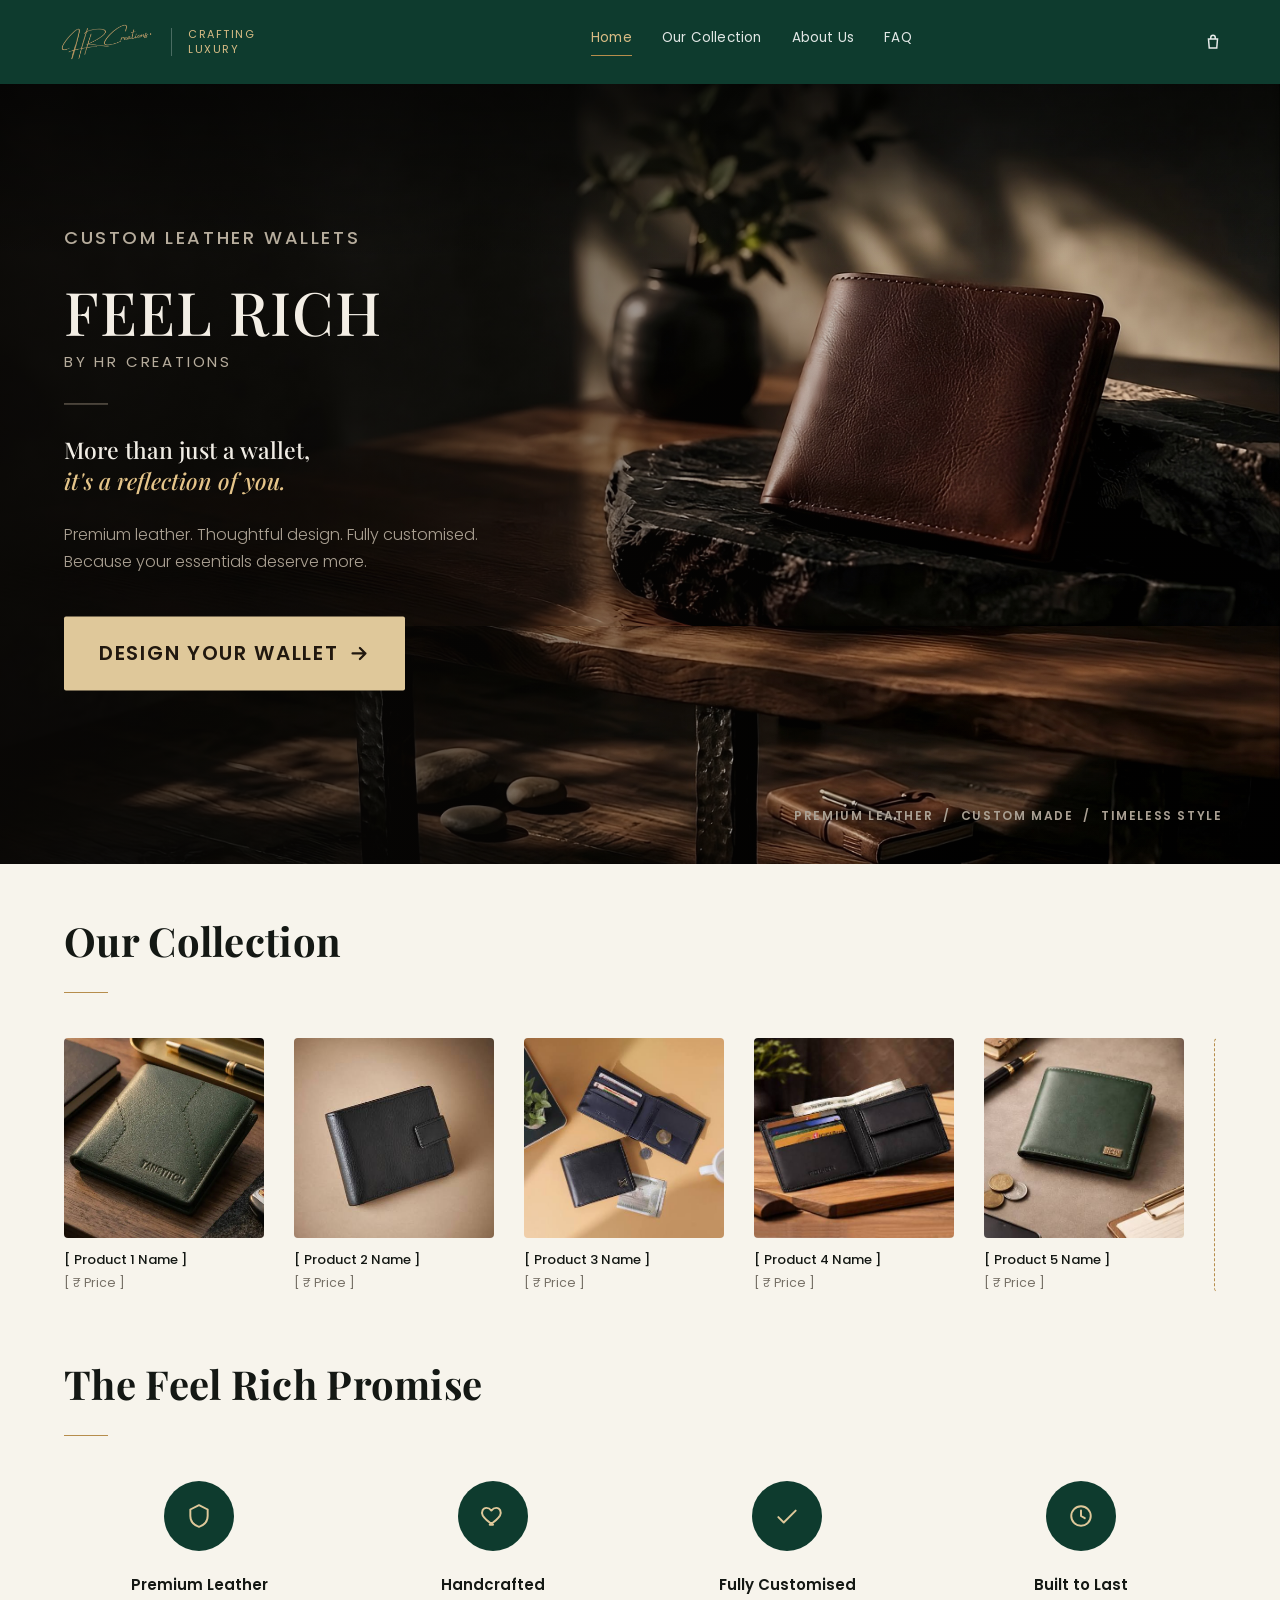
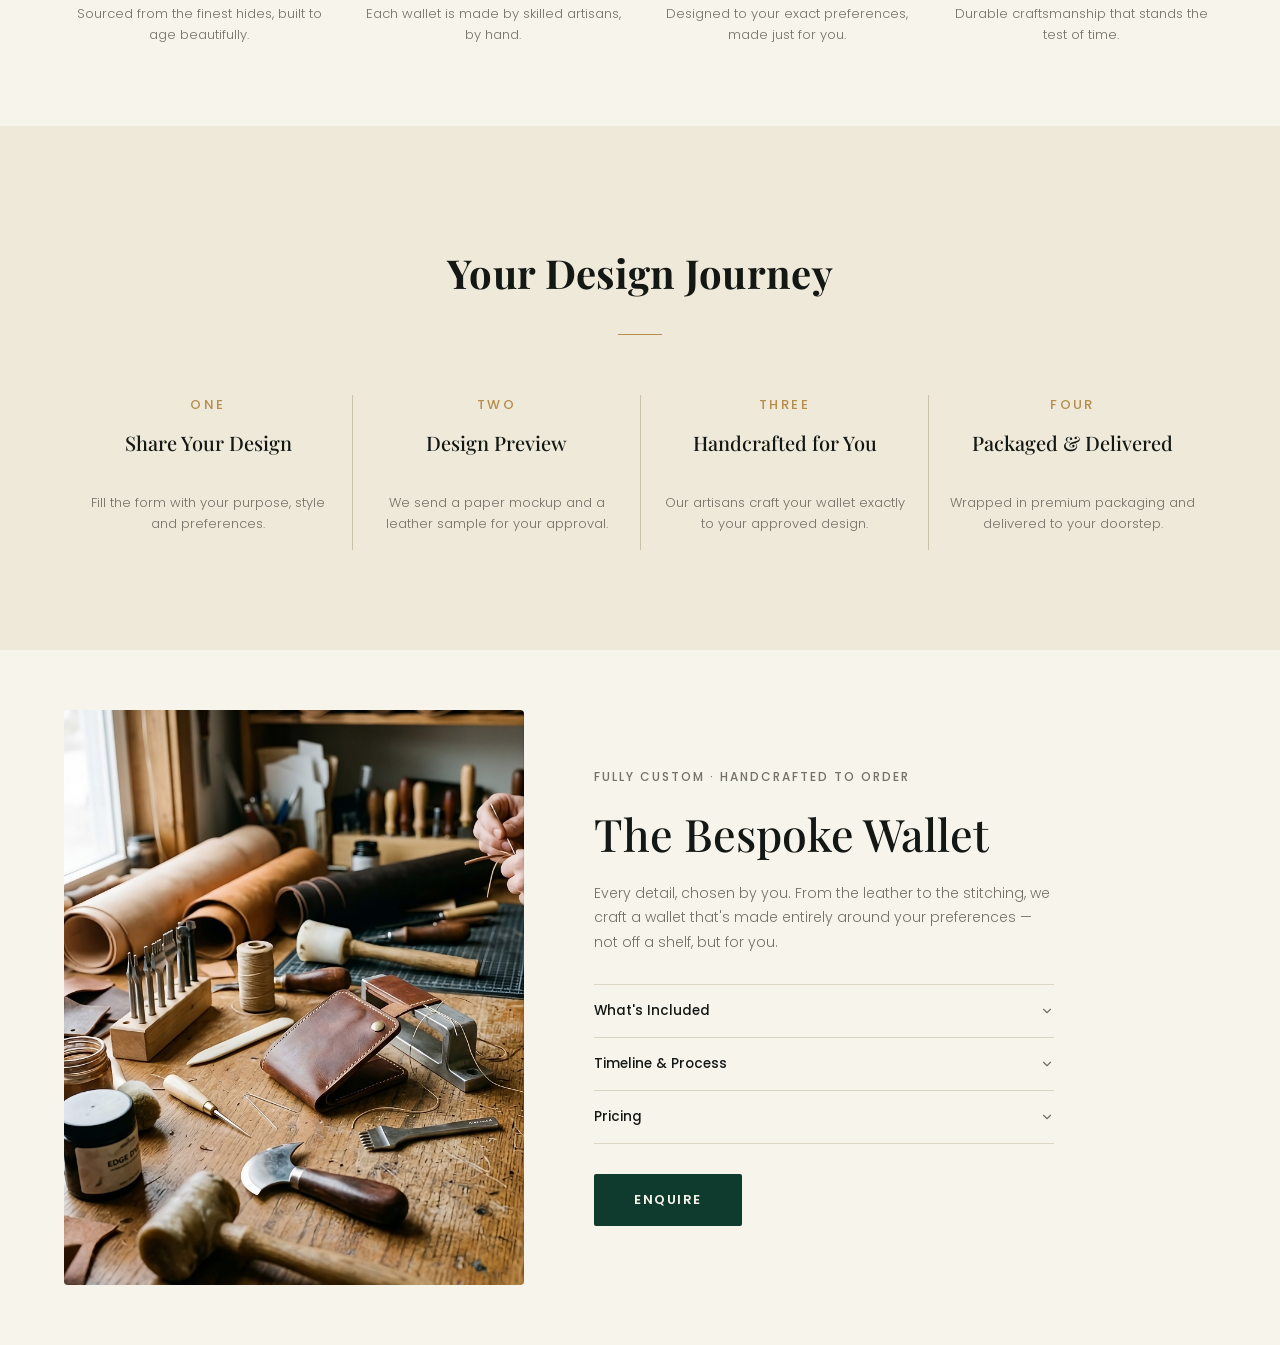
<file: index.html>
<!DOCTYPE html>
<html lang="en">

<head>

    <meta charset="UTF-8">

    <meta
        name="viewport"
        content="width=device-width, initial-scale=1.0"
    >

    <title>FeelReach by HR Creations</title>


    <!-- =========================
         GOOGLE FONTS
    ========================== -->

    <link rel="preconnect" href="https://fonts.googleapis.com">

    <link
        href="https://fonts.googleapis.com/css2?family=Playfair+Display:ital,wght@0,400;0,500;0,600;1,400;1,500&family=Poppins:wght@300;400;500;600&display=swap"
        rel="stylesheet"
    >


    <!-- =========================
         CSS
    ========================== -->

    <link
        rel="stylesheet"
        href="web.css"
    >

</head>


<body>


    <!-- =========================
         HEADER
    ========================== -->

    <header class="site-header">


        <!-- HAMBURGER (mobile only) -->

        <button
            type="button"
            class="hamburger-btn"
            id="hamburgerBtn"
            aria-label="Menu"
        >
            <span></span>
            <span></span>
            <span></span>
        </button>


        <!-- LOGO -->

        <div class="logo-block">

            <img
                src="hrlogo.png"
                alt="HR Creations Logo"
                class="logo-image"
            >

            <span class="logo-divider"></span>

            <span class="logo-tagline">
                Crafting Luxury
            </span>

        </div>


        <!-- NAVIGATION -->

        <nav class="main-nav">

            <!-- HOME -->

            <a
                href="myweb.html"
                class="active"
            >
                Home
            </a>


            <!-- OUR WALLETS - PENDING -->

            <a href="#">
                Our Collection
            </a>


            <!-- ABOUT US -->

            <a href="about.html">
                About Us
            </a>


            <!-- FAQ -->

            <a href="faq.html">
                FAQ
            </a>

        </nav>


        <!-- HEADER ICON -->

        <div class="header-icons">

            <button
                type="button"
                aria-label="Cart"
                id="cartButton"
            >

                <svg
                    width="18"
                    height="18"
                    viewBox="0 0 24 24"
                    fill="none"
                    stroke="currentColor"
                    stroke-width="2"
                >

                    <path d="M6 8h12l-1 12H7L6 8z"></path>

                    <path d="M9 8V6a3 3 0 0 1 6 0v2"></path>

                </svg>

            </button>

        </div>

    </header>



    <!-- =========================
         MOBILE SIDEBAR
    ========================== -->

    <div
        class="mobile-sidebar"
        id="mobileSidebar"
    >

        <button
            type="button"
            class="sidebar-close"
            id="sidebarClose"
            aria-label="Close menu"
        >
            &times;
        </button>


        <nav class="sidebar-nav">


            <!-- HOME -->

            <a
                href="myweb.html"
                class="active"
            >
                Home
            </a>


            <!-- OUR WALLETS - PENDING -->

            <a href="#">
                Our Collection
            </a>


            <!-- ABOUT US -->

            <a href="about.html">
                About Us
            </a>


            <!-- FAQ -->

            <a href="faq.html">
                FAQ
            </a>


        </nav>

    </div>


    <div
        class="sidebar-overlay"
        id="sidebarOverlay"
    ></div>



    <!-- =========================
         HERO
    ========================== -->

    <section class="hero">


        <!-- HERO IMAGE -->

        <img
            src="wallet.jpeg"
            alt="FeelReach Customized Leather Wallet"
            class="hero-image"
        >

      <!-- SECOND IMAGE BELOW HERO IMAGE -->

        <img
            src="extend.jpg"
            alt="FeelReach leather craftsmanship banner"
            class="hero-second-image"
        >


        <!-- DARK OVERLAY -->

        <div class="hero-overlay"></div>


        <!-- =========================
             HERO CONTENT
        ========================== -->

        <div class="hero-content">


            <!-- EYEBROW -->

            <p class="eyebrow">
                Custom Leather Wallets
            </p>


            <!-- BRAND NAME -->

            <h1>
                Feel Rich
            </h1>


            <!-- COMPANY -->

            <p class="by-line">
                by HR Creations
            </p>


            <!-- DIVIDER -->

            <div class="divider"></div>


            <!-- SUBHEADLINE -->

            <p class="subheadline">

                More than just a wallet,<br>

                <em>
                    it's a reflection of you.
                </em>

            </p>


            <!-- DESCRIPTION -->

            <p class="description">

                Premium leather. Thoughtful design. Fully customised.<br>

                Because your essentials deserve more.

            </p>


            <!-- CTA BUTTON -->

            <button
                type="button"
                id="designButton"
                onclick="window.location.href='FILLING_FORM/purpose.html'"
            >

                Design Your Wallet

                <span class="arrow">
                    <svg width="16" height="16" viewBox="0 0 24 24" fill="none" stroke="currentColor" stroke-width="2.5">
                        <path d="M5 12h14M13 6l6 6-6 6" stroke-linecap="round" stroke-linejoin="round"/>
                    </svg>
                </span>

            </button>

        </div>



        <!-- =========================
             BOTTOM BADGES
        ========================== -->

        <div class="hero-badges">

            <span>
                Premium Leather
            </span>

            <span class="sep">
                /
            </span>

            <span>
                Custom Made
            </span>

            <span class="sep">
                /
            </span>

            <span>
                Timeless Style
            </span>

        </div>


    </section>

  <!-- =========================
     PRODUCTS — HORIZONTAL SCROLL
========================== -->

<section class="products-section">

    <h2 class="products-title">
        Our Collection
    </h2>

    <div class="divider products-divider"></div>


    <div class="products-scroll">


        <!-- PRODUCT CARD 1 -->

        <a href="#" class="product-card">
            <div class="product-img-wrap">
                <img src="product1.jpg" alt="Classic Bifold Wallet" class="product-img">
            </div>
            <p class="product-name">
                [ Product 1 Name ]
            </p>
            <p class="product-price">
                [ ₹ Price ]
            </p>
        </a>


        <!-- PRODUCT CARD 2 -->

        <a href="#" class="product-card">
            <div class="product-img-wrap">
                <img src="product2.jpg" alt="Card Holder" class="product-img">
            </div>
            <p class="product-name">
                [ Product 2 Name ]
            </p>
            <p class="product-price">
                [ ₹ Price ]
            </p>
        </a>


        <!-- PRODUCT CARD 3 -->

        <a href="#" class="product-card">
            <div class="product-img-wrap">
                <img src="product3.jpg" alt="Zip Wallet" class="product-img">
            </div>
            <p class="product-name">
                [ Product 3 Name ]
            </p>
            <p class="product-price">
                [ ₹ Price ]
            </p>
        </a>


        <!-- PRODUCT CARD 4 -->

        <a href="#" class="product-card">
            <div class="product-img-wrap">
                <img src="product4.jpg" alt="Slim Wallet" class="product-img">
            </div>
            <p class="product-name">
                [ Product 4 Name ]
            </p>
            <p class="product-price">
                [ ₹ Price ]
            </p>
        </a>


        <!-- PRODUCT CARD 5 -->

        <a href="#" class="product-card">
            <div class="product-img-wrap">
                <img src="product5.jpg" alt="Travel Wallet" class="product-img">
            </div>
            <p class="product-name">
                [ Product 5 Name ]
            </p>
            <p class="product-price">
                [ ₹ Price ]
            </p>
        </a>


        <!-- CARD 6 — VIEW ALL -->

        <a href="all-products.html" class="product-card product-card-more">
            <div class="product-more-circle">
                <svg width="26" height="26" viewBox="0 0 24 24" fill="none" stroke="currentColor" stroke-width="2.2">
                    <path d="M12 5v14M5 12h14" stroke-linecap="round" stroke-linejoin="round"/>
                </svg>
            </div>
            <p class="product-more-text">
                View All
            </p>
        </a>


    </div>

</section>

  <!-- =========================
     WHY CHOOSE US
========================== -->

<section class="why-section">

    <h2 class="section-title">
        The Feel Rich Promise
    </h2>

    <div class="divider why-divider"></div>


    <div class="why-grid">

        <div class="why-card">
            <div class="why-icon">
                <svg width="26" height="26" viewBox="0 0 24 24" fill="none" stroke="currentColor" stroke-width="1.8">
                    <path d="M12 2l8 4v6c0 5-3.5 8.5-8 10-4.5-1.5-8-5-8-10V6l8-4z" stroke-linecap="round" stroke-linejoin="round"/>
                </svg>
            </div>
            <p class="why-title">
                Premium Leather
            </p>
            <p class="why-text">
                Sourced from the finest hides, built to age beautifully.
            </p>
        </div>

        <div class="why-card">
            <div class="why-icon">
                <svg width="26" height="26" viewBox="0 0 24 24" fill="none" stroke="currentColor" stroke-width="1.8">
                    <path d="M12 20s-7-4.35-9.5-8.5C1 8 2.5 4.5 6 4.5c2 0 3.5 1.2 4.5 2.5 1-1.3 2.5-2.5 4.5-2.5 3.5 0 5 3.5 3.5 7-2.5 4.15-9.5 8.5-9.5 8.5z" stroke-linecap="round" stroke-linejoin="round"/>
                </svg>
            </div>
            <p class="why-title">
                Handcrafted
            </p>
            <p class="why-text">
                Each wallet is made by skilled artisans, by hand.
            </p>
        </div>

        <div class="why-card">
            <div class="why-icon">
                <svg width="26" height="26" viewBox="0 0 24 24" fill="none" stroke="currentColor" stroke-width="1.8">
                    <path d="M4 13l5 5L20 7" stroke-linecap="round" stroke-linejoin="round"/>
                </svg>
            </div>
            <p class="why-title">
                Fully Customised
            </p>
            <p class="why-text">
                Designed to your exact preferences, made just for you.
            </p>
        </div>

        <div class="why-card">
            <div class="why-icon">
                <svg width="26" height="26" viewBox="0 0 24 24" fill="none" stroke="currentColor" stroke-width="1.8">
                    <circle cx="12" cy="12" r="9"/>
                    <path d="M12 7v5l3.5 2" stroke-linecap="round" stroke-linejoin="round"/>
                </svg>
            </div>
            <p class="why-title">
                Built to Last
            </p>
            <p class="why-text">
                Durable craftsmanship that stands the test of time.
            </p>
        </div>

    </div>

</section>



<!-- =========================
     YOUR DESIGN JOURNEY
========================== -->

<section class="journey-section">

    <h2 class="section-title journey-title">
        Your Design Journey
    </h2>

    <div class="divider why-divider journey-divider"></div>


    <div class="journey-steps">


        <!-- STEP 1 -->

        <div class="journey-step">

            <p class="journey-label">
                One
            </p>

            <h3 class="journey-step-title">
                Share Your Design
            </h3>

            <p class="journey-step-text">
                Fill the form with your purpose, style and preferences.
            </p>
        </div>


        <!-- STEP 2 -->

        <div class="journey-step">

            <p class="journey-label">
                Two
            </p>

            <h3 class="journey-step-title">
                Design Preview
            </h3>

            <p class="journey-step-text">
                We send a paper mockup and a leather sample for your approval.
            </p>
        </div>


        <!-- STEP 3 -->

        <div class="journey-step">

            <p class="journey-label">
                Three
            </p>

            <h3 class="journey-step-title">
                Handcrafted for You
            </h3>

            <p class="journey-step-text">
                Our artisans craft your wallet exactly to your approved design.
            </p>
        </div>


        <!-- STEP 4 -->

        <div class="journey-step">

            <p class="journey-label">
                Four
            </p>

            <h3 class="journey-step-title">
                Packaged &amp; Delivered
            </h3>

            <p class="journey-step-text">
                Wrapped in premium packaging and delivered to your doorstep.
            </p>
        </div>


    </div>

</section>


  <!-- =========================
     your design journey 2
========================== -->

<section class="bespoke-section">

    <div class="bespoke-image-wrap">

        <img
            src="bespoke.jpg"
            alt="The Bespoke Wallet"
            class="bespoke-image"
        >

    </div>


    <div class="bespoke-content">

        <p class="bespoke-eyebrow">
            Fully Custom &middot; Handcrafted To Order
        </p>

        <h2 class="bespoke-title">
            The Bespoke Wallet
        </h2>

        <p class="bespoke-text">
            Every detail, chosen by you. From the leather to the stitching,
            we craft a wallet that's made entirely around your preferences —
            not off a shelf, but for you.
        </p>


        <div class="bespoke-accordion">

            <div class="bespoke-row">
                <button type="button" class="bespoke-toggle" onclick="journeyToggle(this)">
                    What's Included
                    <span class="journey-chevron">
                        <svg width="14" height="14" viewBox="0 0 24 24" fill="none" stroke="currentColor" stroke-width="2">
                            <path d="M6 9l6 6 6-6" stroke-linecap="round" stroke-linejoin="round"/>
                        </svg>
                    </span>
                </button>
                <div class="bespoke-details">
                    <p>
                        [ Paper mockup preview, leather sample, fully handcrafted wallet, premium packaging ]
                    </p>
                </div>
            </div>

            <div class="bespoke-row">
                <button type="button" class="bespoke-toggle" onclick="journeyToggle(this)">
                    Timeline &amp; Process
                    <span class="journey-chevron">
                        <svg width="14" height="14" viewBox="0 0 24 24" fill="none" stroke="currentColor" stroke-width="2">
                            <path d="M6 9l6 6 6-6" stroke-linecap="round" stroke-linejoin="round"/>
                        </svg>
                    </span>
                </button>
                <div class="bespoke-details">
                    <p>
                        [ Design → Preview & Approve → Handcrafted → Delivered, takes X-Y days ]
                    </p>
                </div>
            </div>

            <div class="bespoke-row">
                <button type="button" class="bespoke-toggle" onclick="journeyToggle(this)">
                    Pricing
                    <span class="journey-chevron">
                        <svg width="14" height="14" viewBox="0 0 24 24" fill="none" stroke="currentColor" stroke-width="2">
                            <path d="M6 9l6 6 6-6" stroke-linecap="round" stroke-linejoin="round"/>
                        </svg>
                    </span>
                </button>
                <div class="bespoke-details">
                    <p>
                        [ Starting from ₹X, varies by leather and customisation ]
                    </p>
                </div>
            </div>

        </div>


        <button
            type="button"
            class="bespoke-enquire"
            onclick="window.location.href='FILLING_FORM/purpose.html'"
        >
            Enquire
        </button>

    </div>

</section>
  

    <!-- =========================
         JAVASCRIPT
    ========================== -->

    <script src="web.js"></script>


</body>

</html>
</file>
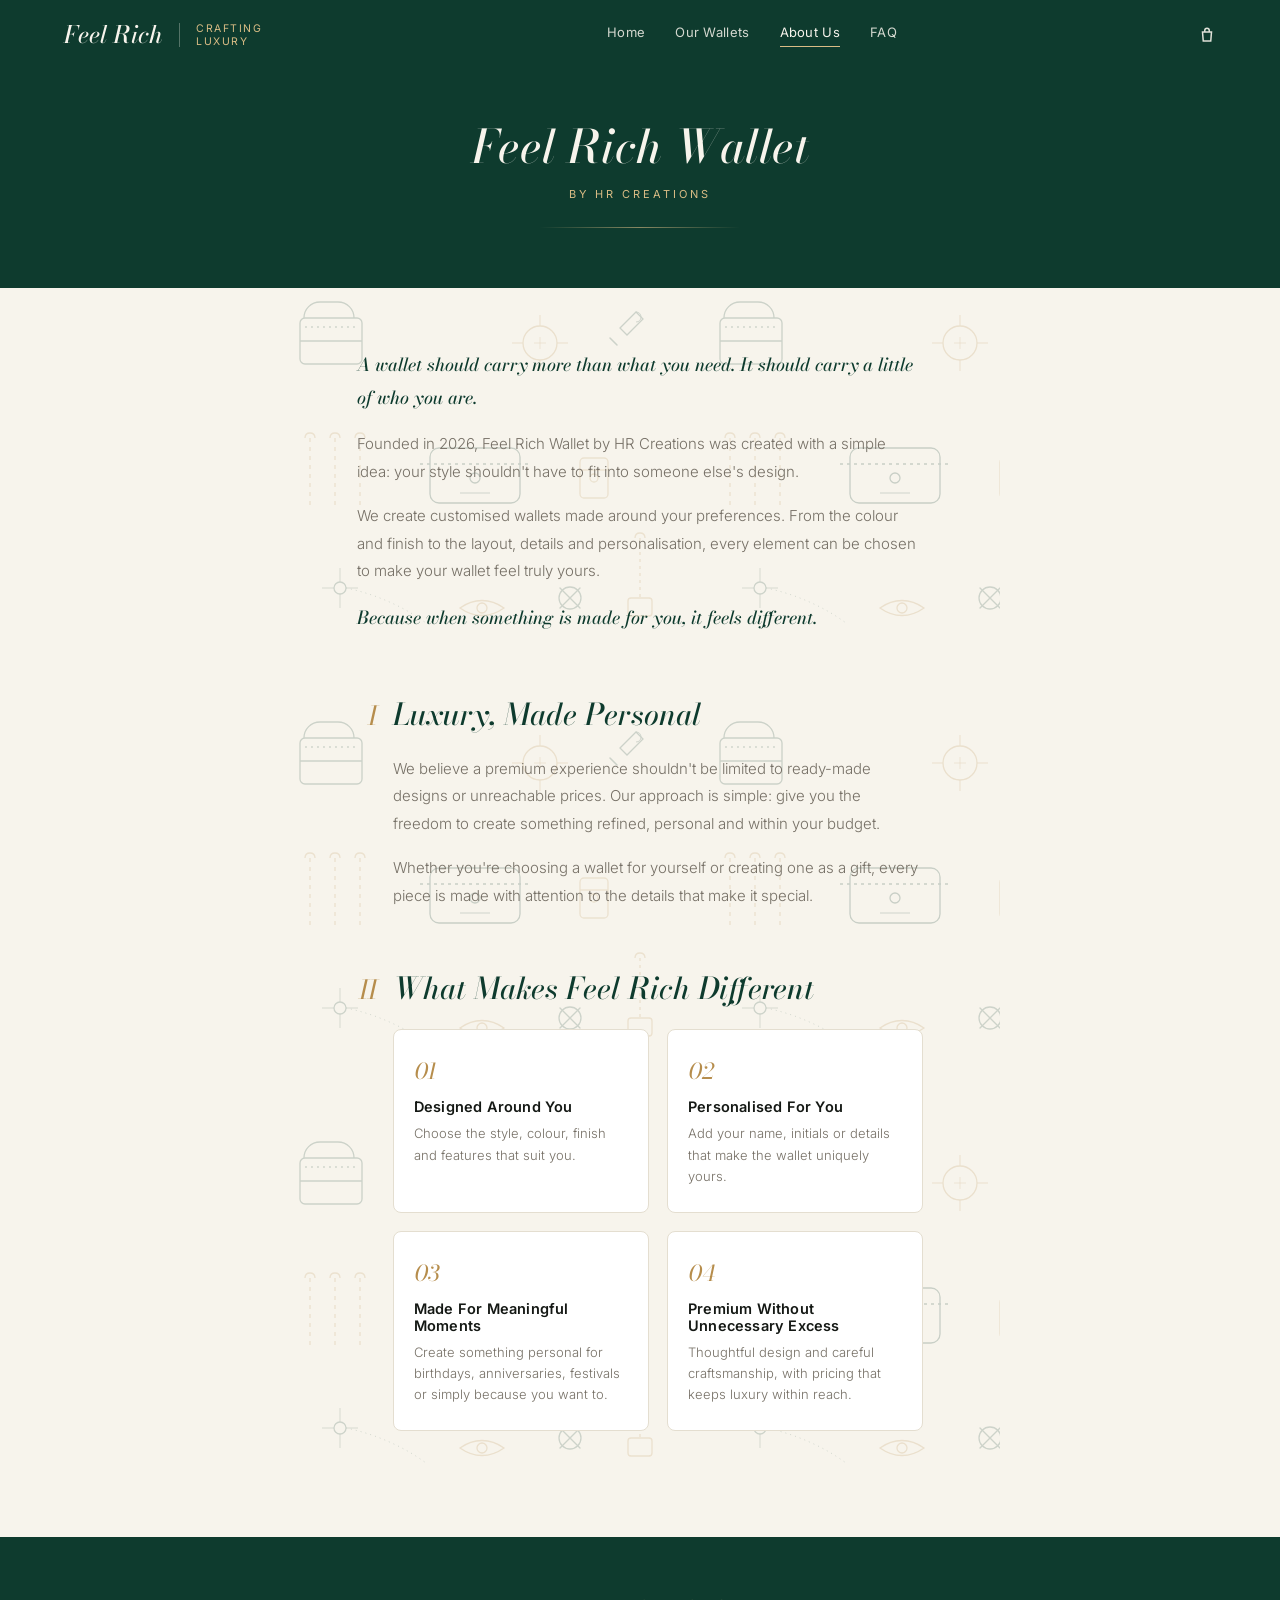
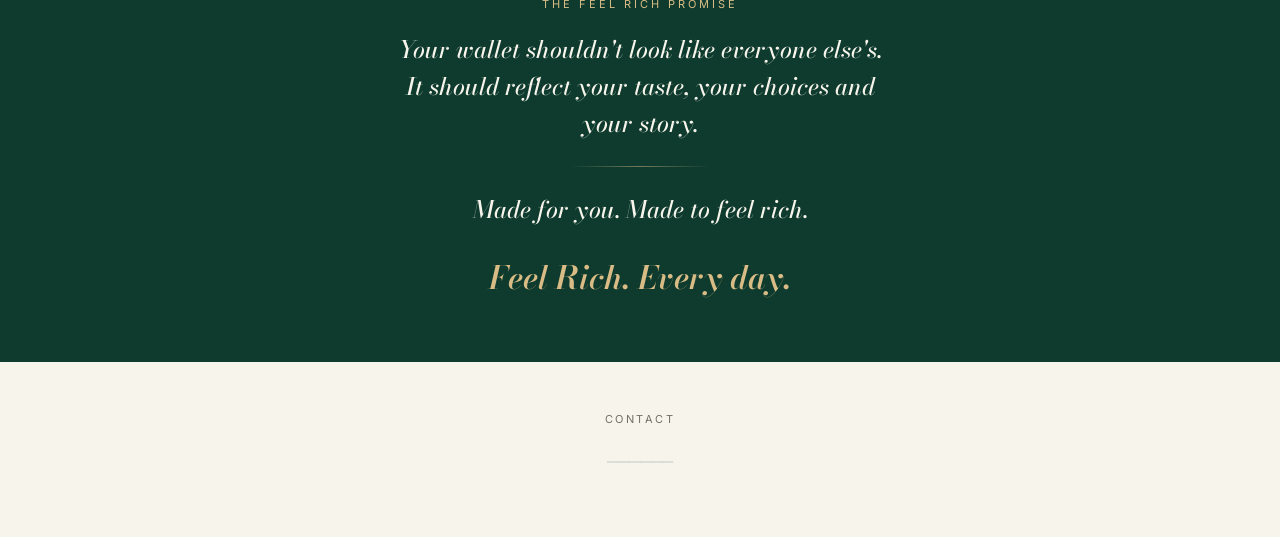
<file: about.html>
<!DOCTYPE html>
<html lang="en">
<head>
<meta charset="UTF-8">
<meta name="viewport" content="width=device-width, initial-scale=1.0">
<title>About Us — Feel Rich by HR Creations</title>

<link rel="preconnect" href="https://fonts.googleapis.com">
<link href="https://fonts.googleapis.com/css2?family=Bodoni+Moda:ital,wght@0,500;0,600;1,500;1,600&family=Inter:wght@300;400;500;600&display=swap" rel="stylesheet">

<style>

  :root{
    --emerald:#0e3b2e;
    --emerald-deep:#092820;
    --brass:#b68d4c;
    --brass-light:#d9bc85;
    --ivory:#f7f4ec;
    --card:#ffffff;
    --ink:#141814;
    --ink-soft:#767066;
    --line:#e4ded0;
  }

  * {
    margin: 0;
    padding: 0;
    box-sizing: border-box;
  }

  html {
    scroll-behavior: smooth;
  }

  body {
    background: var(--ivory);
    color: var(--ink);
    font-family: 'Inter', system-ui, sans-serif;
  }

  /* =========================
     CRAFTING PATTERN (subtle bg)
  ========================= */

  .craft-pattern {
    background-image: url("data:image/svg+xml,%3Csvg xmlns='http://www.w3.org/2000/svg' width='420' height='420' viewBox='0 0 420 420'%3E%3Cg fill='none' stroke-width='1.3'%3E%3Cg stroke='%230e3b2e' opacity='0.19'%3E%3Crect x='20' y='30' width='62' height='46' rx='5'/%3E%3Cline x1='20' y1='53' x2='82' y2='53'/%3E%3Cpath d='M24 30c0-9 7-16 16-16h18c9 0 16 7 16 16'/%3E%3Cline x1='26' y1='40' x2='26' y2='36' stroke-dasharray='2,3'/%3E%3Cline x1='32' y1='40' x2='32' y2='36' stroke-dasharray='2,3'/%3E%3Cline x1='38' y1='40' x2='38' y2='36' stroke-dasharray='2,3'/%3E%3Cline x1='44' y1='40' x2='44' y2='36' stroke-dasharray='2,3'/%3E%3Cline x1='50' y1='40' x2='50' y2='36' stroke-dasharray='2,3'/%3E%3Cline x1='56' y1='40' x2='56' y2='36' stroke-dasharray='2,3'/%3E%3Cline x1='62' y1='40' x2='62' y2='36' stroke-dasharray='2,3'/%3E%3Cline x1='68' y1='40' x2='68' y2='36' stroke-dasharray='2,3'/%3E%3Cline x1='74' y1='40' x2='74' y2='36' stroke-dasharray='2,3'/%3E%3C/g%3E%3Cg stroke='%23b68d4c' opacity='0.20'%3E%3Ccircle cx='260' cy='55' r='17'/%3E%3Cpath d='M260 38v-11M260 72v11M243 55h-11M277 55h11' stroke-width='1'/%3E%3Cpath d='M254 55h12M260 49v12' stroke-width='0.8'/%3E%3C/g%3E%3Cg stroke='%230e3b2e' opacity='0.19'%3E%3Cpath d='M340 40 l16 -16 7 7 -16 16z'/%3E%3Cline x1='330' y1='50' x2='337' y2='57' stroke-width='1.5' stroke-linecap='round'/%3E%3Cpath d='M356 24c3 0 5 2 5 5s-2 5-5 5' stroke-width='0.9'/%3E%3C/g%3E%3Cg stroke='%23b68d4c' opacity='0.19'%3E%3Cline x1='30' y1='150' x2='30' y2='220' stroke-dasharray='4,5'/%3E%3Cline x1='55' y1='150' x2='55' y2='220' stroke-dasharray='4,5'/%3E%3Cline x1='80' y1='150' x2='80' y2='220' stroke-dasharray='4,5'/%3E%3Cpath d='M25 150c0-3 2-5 5-5s5 2 5 5M50 150c0-3 2-5 5-5s5 2 5 5M75 150c0-3 2-5 5-5s5 2 5 5'/%3E%3C/g%3E%3Cg stroke='%230e3b2e' opacity='0.20'%3E%3Crect x='150' y='160' width='90' height='55' rx='9'/%3E%3Cline x1='140' y1='176' x2='250' y2='176' stroke-dasharray='3,4'/%3E%3Ccircle cx='195' cy='190' r='5'/%3E%3Cpath d='M180 205h30' stroke-width='0.9'/%3E%3C/g%3E%3Cg stroke='%23b68d4c' opacity='0.18'%3E%3Crect x='300' y='170' width='28' height='40' rx='4'/%3E%3Ccircle cx='314' cy='190' r='4'/%3E%3Cline x1='300' y1='182' x2='328' y2='182'/%3E%3C/g%3E%3Cg stroke='%230e3b2e' opacity='0.18'%3E%3Ccircle cx='60' cy='300' r='6'/%3E%3Cpath d='M60 294v-14M60 306v14M54 300h-12M66 300h12' stroke-width='0.8'/%3E%3Cpath d='M66 300c30 6 60 20 80 35' stroke-width='0.9' stroke-dasharray='1,4'/%3E%3C/g%3E%3Cg stroke='%23b68d4c' opacity='0.20'%3E%3Cpath d='M180 320c14-10 30-10 44 0c-14 10-30 10-44 0z'/%3E%3Ccircle cx='202' cy='320' r='5'/%3E%3C/g%3E%3Cg stroke='%230e3b2e' opacity='0.18'%3E%3Cpath d='M280 300 l20 20 M300 300 l-20 20' stroke-width='1.4' stroke-linecap='round'/%3E%3Ccircle cx='290' cy='310' r='11'/%3E%3C/g%3E%3Cg stroke='%23b68d4c' opacity='0.19'%3E%3Cline x1='360' y1='250' x2='360' y2='310' stroke-dasharray='3,4'/%3E%3Cpath d='M355 250c0-3 2-5 5-5s5 2 5 5'/%3E%3Crect x='348' y='310' width='24' height='18' rx='3'/%3E%3C/g%3E%3C/g%3E%3C/svg%3E");
    background-repeat: repeat;
    background-size: 420px 420px;
  }


  /* =========================
     HEADER
  ========================= */

  .site-header {
    display: flex;
    align-items: center;
    justify-content: space-between;
    padding: 22px 5%;
    background: var(--emerald);
  }

  .logo-block {
    display: flex;
    align-items: center;
    gap: 16px;
  }

  .logo-word {
    font-family: 'Bodoni Moda', serif;
    font-style: italic;
    font-weight: 500;
    font-size: 24px;
    color: var(--ivory);
    line-height: 1;
  }

  .logo-divider {
    width: 1px;
    height: 24px;
    background: rgba(247, 244, 236, 0.3);
  }

  .logo-tagline {
    font-size: 10.5px;
    letter-spacing: 1.5px;
    text-transform: uppercase;
    color: var(--brass-light);
    font-weight: 400;
    max-width: 110px;
  }

  .main-nav {
    display: flex;
    gap: 30px;
  }

  .main-nav a {
    color: var(--ivory);
    text-decoration: none;
    font-size: 13px;
    font-weight: 400;
    letter-spacing: 0.3px;
    padding-bottom: 6px;
    border-bottom: 1px solid transparent;
    opacity: 0.85;
    transition: 0.25s ease;
  }

  .main-nav a:hover {
    opacity: 1;
  }

  .main-nav a.active {
    opacity: 1;
    border-bottom-color: var(--brass-light);
  }

  .header-icons button {
    background: none;
    border: none;
    color: var(--ivory);
    cursor: pointer;
    display: flex;
    align-items: center;
    opacity: 0.9;
  }

  .hamburger-btn {
    display: none;
    flex-direction: column;
    justify-content: center;
    gap: 4px;
    width: 20px;
    height: 15px;
    background: none;
    border: none;
    cursor: pointer;
  }

  .hamburger-btn span {
    display: block;
    width: 100%;
    height: 2px;
    background: var(--ivory);
  }


  /* =========================
     PAGE HERO BAND
  ========================= */

  .about-hero {
    background: var(--emerald);
    color: var(--ivory);
    text-align: center;
    padding: 50px 6% 60px;
    position: relative;
  }

  .about-hero .wordmark {
    font-family: 'Bodoni Moda', serif;
    font-style: italic;
    font-weight: 500;
    font-size: clamp(30px, 4.5vw, 46px);
    line-height: 1.15;
    margin-bottom: 14px;
  }

  .about-hero .by-line {
    font-size: 11px;
    letter-spacing: 3px;
    text-transform: uppercase;
    color: var(--brass-light);
  }

  .hero-rule {
    height: 1px;
    max-width: 200px;
    margin: 26px auto 0;
    background: linear-gradient(90deg, transparent, var(--brass-light), transparent);
    opacity: 0.6;
  }


  /* =========================
     SHARED SECTION STYLES
  ========================= */

  main {
    max-width: 720px;
    margin: 0 auto;
    padding: 60px 6% 30px;
  }

  .section {
    margin-bottom: 56px;
  }

  .section-head {
    display: flex;
    align-items: baseline;
    gap: 16px;
    margin-bottom: 18px;
  }

  .section-tag {
    font-family: 'Bodoni Moda', serif;
    font-style: italic;
    font-size: 26px;
    color: var(--brass);
    flex-shrink: 0;
    width: 20px;
    text-align: right;
  }

  .section-title {
    font-family: 'Bodoni Moda', serif;
    font-style: italic;
    font-weight: 500;
    font-size: clamp(22px, 3vw, 30px);
    color: var(--emerald);
    margin: 0;
  }

  .section-body {
    padding-left: 36px;
  }

  .section-body p {
    font-size: 15px;
    line-height: 1.85;
    color: var(--ink-soft);
    font-weight: 300;
    margin-bottom: 16px;
    max-width: 560px;
  }

  .section-body p.emphasis {
    color: var(--emerald);
    font-weight: 500;
    font-style: italic;
    font-family: 'Bodoni Moda', serif;
    font-size: 18px;
  }

  .section-body p:last-child {
    margin-bottom: 0;
  }


  /* =========================
     FEATURE CARDS
  ========================= */

  .features-grid {
    padding-left: 36px;
    display: grid;
    grid-template-columns: 1fr 1fr;
    gap: 18px;
  }

  .feature-card {
    background: var(--card);
    border: 1px solid var(--line);
    border-radius: 8px;
    padding: 24px 20px;
    transition: border-color 0.25s ease;
  }

  .feature-card:hover {
    border-color: var(--brass);
  }

  .feature-num {
    font-family: 'Bodoni Moda', serif;
    font-style: italic;
    font-size: 22px;
    color: var(--brass);
    margin-bottom: 10px;
    display: block;
  }

  .feature-card h3 {
    font-size: 14.5px;
    font-weight: 600;
    color: var(--ink);
    margin-bottom: 8px;
    letter-spacing: 0.2px;
  }

  .feature-card p {
    font-size: 13px;
    line-height: 1.65;
    color: var(--ink-soft);
    font-weight: 300;
  }


  /* =========================
     PROMISE BAND
  ========================= */

  .promise-band {
    background: var(--emerald);
    color: var(--ivory);
    text-align: center;
    padding: 60px 6%;
    margin-top: 20px;
  }

  .promise-band .promise-tag {
    font-size: 11px;
    letter-spacing: 3px;
    text-transform: uppercase;
    color: var(--brass-light);
    margin-bottom: 20px;
  }

  .promise-band p.line {
    font-family: 'Bodoni Moda', serif;
    font-style: italic;
    font-weight: 500;
    font-size: clamp(18px, 2.6vw, 24px);
    line-height: 1.55;
    max-width: 520px;
    margin: 0 auto 24px;
  }

  .promise-rule {
    height: 1px;
    max-width: 140px;
    margin: 24px auto;
    background: linear-gradient(90deg, transparent, var(--brass-light), transparent);
    opacity: 0.5;
  }

  .promise-band .tagline-final {
    font-family: 'Bodoni Moda', serif;
    font-style: italic;
    font-weight: 600;
    font-size: clamp(22px, 3.5vw, 32px);
    color: var(--brass-light);
  }


  /* =========================
     CONTACT
  ========================= */

  .contact-section {
    text-align: center;
    padding: 50px 6% 70px;
    background: var(--ivory);
  }

  .contact-section .contact-label {
    font-size: 11px;
    letter-spacing: 2.5px;
    text-transform: uppercase;
    color: var(--ink-soft);
    margin-bottom: 10px;
  }

  .contact-section .contact-value {
    font-family: 'Bodoni Moda', serif;
    font-style: italic;
    font-size: 20px;
    color: var(--emerald);
  }


  /* =========================
     MOBILE SIDEBAR
  ========================= */

  .mobile-sidebar {
    position: fixed;
    top: 0;
    left: -280px;
    width: 200px;
    height: 100%;
    background: rgba(18, 16, 14, 0.7);
    border-right: 1px solid rgba(255, 255, 255, 0.1);
    z-index: 20;
    padding: 30px 24px;
    transition: left 0.35s ease;
  }

  .mobile-sidebar.open {
    left: 0;
  }

  .sidebar-close {
    background: none;
    border: none;
    color: var(--ivory);
    font-size: 28px;
    cursor: pointer;
    margin-bottom: 30px;
    line-height: 1;
  }

  .sidebar-nav {
    display: flex;
    flex-direction: column;
    gap: 22px;
  }

  .sidebar-nav a {
    color: var(--ivory);
    text-decoration: none;
    font-size: 15px;
    opacity: 0.85;
  }

  .sidebar-nav a.active {
    opacity: 1;
    color: var(--brass-light);
  }

  .sidebar-overlay {
    position: fixed;
    inset: 0;
    background: rgba(0, 0, 0, 0.5);
    z-index: 15;
    opacity: 0;
    visibility: hidden;
    transition: opacity 0.3s ease;
  }

  .sidebar-overlay.active {
    opacity: 1;
    visibility: visible;
  }


  /* =========================
     MOBILE
  ========================= */

  @media (max-width: 780px) {

    .main-nav {
      display: none;
    }

    .hamburger-btn {
      display: flex;
    }

    .site-header {
      padding: 18px 6%;
    }

    .logo-word {
      font-size: 20px;
    }

    .about-hero {
      padding: 40px 6% 44px;
    }

    main {
      padding: 44px 6% 10px;
    }

    .section-body,
    .features-grid {
      padding-left: 0;
    }

    .section-head {
      gap: 10px;
    }

    .section-tag {
      font-size: 20px;
      width: 16px;
    }

    .features-grid {
      grid-template-columns: 1fr;
    }

    .promise-band {
      padding: 44px 6%;
    }

  }

</style>
</head>

<body>


  <!-- =========================
       HEADER
  ========================== -->

  <header class="site-header">

    <button type="button" class="hamburger-btn" id="hamburgerBtn" aria-label="Menu">
      <span></span>
      <span></span>
      <span></span>
    </button>

    <div class="logo-block">
      <span class="logo-word">Feel Rich</span>
      <span class="logo-divider"></span>
      <span class="logo-tagline">Crafting Luxury</span>
    </div>

    <nav class="main-nav">
      <a href="myweb.html">Home</a>
      <a href="#">Our Wallets</a>
      <a href="about.html" class="active">About Us</a>
      <a href="#">FAQ</a>
    </nav>

    <div class="header-icons">
      <button type="button" aria-label="Cart">
        <svg width="18" height="18" viewBox="0 0 24 24" fill="none" stroke="currentColor" stroke-width="2">
          <path d="M6 8h12l-1 12H7L6 8z"></path>
          <path d="M9 8V6a3 3 0 0 1 6 0v2"></path>
        </svg>
      </button>
    </div>

  </header>


  <!-- =========================
       MOBILE SIDEBAR
  ========================== -->

  <div class="mobile-sidebar" id="mobileSidebar">
    <button type="button" class="sidebar-close" id="sidebarClose" aria-label="Close menu">&times;</button>
    <nav class="sidebar-nav">
      <a href="myweb.html">Home</a>
      <a href="#">Our Wallets</a>
      <a href="about.html" class="active">About Us</a>
      <a href="#">FAQ</a>
    </nav>
  </div>

  <div class="sidebar-overlay" id="sidebarOverlay"></div>


  <!-- =========================
       PAGE HERO
  ========================== -->

  <section class="about-hero">
    <p class="wordmark">Feel Rich Wallet</p>
    <p class="by-line">by HR Creations</p>
    <div class="hero-rule"></div>
  </section>


  <!-- =========================
       MAIN CONTENT
  ========================== -->

  <main class="craft-pattern">

    <!-- INTRO -->
    <div class="section">
      <div class="section-body" style="padding-left:0;">
        <p class="emphasis">A wallet should carry more than what you need. It should carry a little of who you are.</p>
        <p>Founded in 2026, Feel Rich Wallet by HR Creations was created with a simple idea: your style shouldn't have to fit into someone else's design.</p>
        <p>We create customised wallets made around your preferences. From the colour and finish to the layout, details and personalisation, every element can be chosen to make your wallet feel truly yours.</p>
        <p class="emphasis">Because when something is made for you, it feels different.</p>
      </div>
    </div>

    <!-- LUXURY MADE PERSONAL -->
    <div class="section">
      <div class="section-head">
        <span class="section-tag">I</span>
        <h2 class="section-title">Luxury, Made Personal</h2>
      </div>
      <div class="section-body">
        <p>We believe a premium experience shouldn't be limited to ready-made designs or unreachable prices. Our approach is simple: give you the freedom to create something refined, personal and within your budget.</p>
        <p>Whether you're choosing a wallet for yourself or creating one as a gift, every piece is made with attention to the details that make it special.</p>
      </div>
    </div>

    <!-- WHAT MAKES US DIFFERENT -->
    <div class="section">
      <div class="section-head">
        <span class="section-tag">II</span>
        <h2 class="section-title">What Makes Feel Rich Different</h2>
      </div>

      <div class="features-grid">

        <div class="feature-card">
          <span class="feature-num">01</span>
          <h3>Designed Around You</h3>
          <p>Choose the style, colour, finish and features that suit you.</p>
        </div>

        <div class="feature-card">
          <span class="feature-num">02</span>
          <h3>Personalised For You</h3>
          <p>Add your name, initials or details that make the wallet uniquely yours.</p>
        </div>

        <div class="feature-card">
          <span class="feature-num">03</span>
          <h3>Made For Meaningful Moments</h3>
          <p>Create something personal for birthdays, anniversaries, festivals or simply because you want to.</p>
        </div>

        <div class="feature-card">
          <span class="feature-num">04</span>
          <h3>Premium Without Unnecessary Excess</h3>
          <p>Thoughtful design and careful craftsmanship, with pricing that keeps luxury within reach.</p>
        </div>

      </div>
    </div>

  </main>


  <!-- =========================
       PROMISE BAND
  ========================== -->

  <section class="promise-band">
    <p class="promise-tag">The Feel Rich Promise</p>
    <p class="line">Your wallet shouldn't look like everyone else's.<br>It should reflect your taste, your choices and your story.</p>
    <div class="promise-rule"></div>
    <p class="line">Made for you. Made to feel rich.</p>
    <p class="tagline-final">Feel Rich. Every day.</p>
  </section>


  <!-- =========================
       CONTACT
  ========================== -->

  <section class="contact-section craft-pattern">
    <p class="contact-label">Contact</p>
    <p class="contact-value">______</p>
  </section>


  <script>
    const hamburgerBtn = document.getElementById("hamburgerBtn");
    const mobileSidebar = document.getElementById("mobileSidebar");
    const sidebarOverlay = document.getElementById("sidebarOverlay");
    const sidebarClose = document.getElementById("sidebarClose");

    function openSidebar() {
      mobileSidebar.classList.add("open");
      sidebarOverlay.classList.add("active");
    }

    function closeSidebar() {
      mobileSidebar.classList.remove("open");
      sidebarOverlay.classList.remove("active");
    }

    if (hamburgerBtn) hamburgerBtn.addEventListener("click", openSidebar);
    if (sidebarClose) sidebarClose.addEventListener("click", closeSidebar);
    if (sidebarOverlay) sidebarOverlay.addEventListener("click", closeSidebar);
  </script>

</body>
</html>
</file>
<file: web.css>
/* =====================================================
RESET
===================================================== */

* {
margin: 0;
padding: 0;
box-sizing: border-box;
}


html {
scroll-behavior: smooth;
width: 100%;
overflow-x: hidden;
}

body {
margin: 0;
width: 100%;
min-width: 100%;
overflow-x: hidden;
background: #f7f4ec;
font-family: 'Poppins', sans-serif;
}

/* =====================================================
HEADER
===================================================== */

.site-header {
display: flex;
align-items: center;
justify-content: space-between;
padding: 22px 4.5%;
background: #0e3b2e;
}

/* =====================================================
LOGO
===================================================== */

.logo-block {
display: flex;
align-items: center;
gap: 16px;
}

.logo-image {
height: 40px;
width: auto;
display: block;
object-fit: contain;
}

.logo-divider {
width: 1px;
height: 28px;
background: rgba(255, 255, 255, 0.25);
}

.logo-tagline {
font-size: 11px;
letter-spacing: 1.5px;
text-transform: uppercase;
color: #d9bc85;
font-weight: 400;
line-height: 1.4;
max-width: 110px;
}

/* =====================================================
NAVIGATION
===================================================== */

.main-nav {
display: flex;
gap: 30px;
}

.main-nav a {
color: #ffffff;
text-decoration: none;
font-size: 13.5px;
font-weight: 400;
letter-spacing: 0.2px;
padding-bottom: 7px;
border-bottom: 1px solid transparent;
transition:
    border-color 0.25s ease,
    opacity 0.25s ease;
opacity: 0.88;
}

.main-nav a:hover {
opacity: 1;
color: #d9bc85;
}

.main-nav a.active {
opacity: 1;
color: #d9bc85;
border-bottom-color: #b68d4c;
}

/* =====================================================
HEADER ICON
===================================================== */

.header-icons {
display: flex;
align-items: center;
}

.header-icons button {
background: none;
border: none;
color: #ffffff;
cursor: pointer;
display: flex;
align-items: center;
opacity: 0.9;
transition:
    opacity 0.25s ease,
    color 0.25s ease;
}

.header-icons button:hover {
opacity: 1;
color: #d9bc85;
}

/* =====================================================
HAMBURGER BUTTON
===================================================== */

.hamburger-btn {
display: none;
flex-direction: column;
justify-content: center;
gap: 4px;
width: 20px;
height: 15px;
background: none;
border: none;
cursor: pointer;
z-index: 5;
flex-shrink: 0;
}

.hamburger-btn span {
display: block;
width: 100%;
height: 2px;
background: #ffffff;
transition: 0.3s ease;
}

/* =====================================================
MOBILE SIDEBAR
===================================================== */

.mobile-sidebar {
position: fixed;
top: 0;
left: -280px;
width: 200px;
height: 100%;
background: rgba(18, 16, 14, 0.7);
border-right: 1px solid rgba(255, 255, 255, 0.1);
z-index: 20;
padding: 30px 24px;
transition: left 0.35s ease;
}

.mobile-sidebar.open {
left: 0;
}

.sidebar-close {
background: none;
border: none;
color: #d9bc85;
font-size: 28px;
cursor: pointer;
margin-bottom: 30px;
line-height: 1;
}

.sidebar-nav {
display: flex;
flex-direction: column;
gap: 22px;
}

.sidebar-nav a {
color: #f7f4ec;
text-decoration: none;
font-size: 15px;
font-weight: 400;
letter-spacing: 0.3px;
opacity: 0.85;
}

.sidebar-nav a.active {
opacity: 1;
color: #d9bc85;
}

/* =====================================================
SIDEBAR OVERLAY
===================================================== */

.sidebar-overlay {
position: fixed;
inset: 0;
background: rgba(9, 40, 32, 0.45);
z-index: 15;
opacity: 0;
visibility: hidden;
transition: opacity 0.3s ease;
}

.sidebar-overlay.active {
opacity: 1;
visibility: visible;
}

/* =====================================================
HERO
DO NOT CHANGE
===================================================== */

.hero {
position: relative;
width: 100%;
overflow: hidden;
}

.hero-image {
width: 100%;
height: auto;
display: block;
object-fit: contain;
}


.hero-second-image { 
display: block;
width: 100%;
height: auto;
object-fit: cover;
margin-top: -1px;
}


/* =====================================================
HERO OVERLAY
===================================================== */

.hero-overlay {
position: absolute;
inset: 0;
background: linear-gradient(
    90deg,
    rgba(10, 8, 6, 0.85) 0%,
    rgba(10, 8, 6, 0.45) 45%,
    rgba(10, 8, 6, 0.10) 75%
);
}

.hero::before {
content: "";
position: absolute;
top: 0;
left: 0;
right: 0;
height: 180px;
background: linear-gradient(
    180deg,
    rgba(0, 0, 0, 0.55) 0%,
    rgba(0, 0, 0, 0) 100%
);
z-index: 2;
pointer-events: none;
}

/* =====================================================
HERO CONTENT
===================================================== */

.hero-content {
position: absolute;
z-index: 3;
left: 5%;
top: 48%;
transform: translateY(-50%);
max-width: 480px;
color: #f4f0e8;
}

.eyebrow {
font-family: 'Poppins', sans-serif;
font-size: 18px;
font-weight: 500;
letter-spacing: 2.6px;
line-height: 1.2;
text-transform: uppercase;
color: #b7ad9d;
margin-bottom: 35px;
}

.hero-content h1 {
font-family: 'Playfair Display', serif;
font-size: clamp(42px, 5.5vw, 60px);
font-weight: 500;
line-height: 0.95;
letter-spacing: 1px;
color: #f3eee5;
text-transform: uppercase;
}

.by-line {
font-family: 'Poppins', sans-serif;
font-size: 15px;
font-weight: 400;
letter-spacing: 2.8px;
text-transform: uppercase;
color: #b7ad9d;
margin-top: 10px;
}

.divider {
width: 44px;
height: 1px;
background: #817667;
margin: 30px 0;
}

.subheadline {
font-family: 'Playfair Display', serif;
font-size: clamp(20px, 1.8vw, 23px);
line-height: 1.35;
font-weight: 500;
color: #f1ede5;
margin-bottom: 25px;
}

.subheadline em {
font-style: italic;
color: #e5c58a;
}

.description {
font-family: 'Poppins', sans-serif;
font-size: 16px;
line-height: 1.7;
color: #aaa092;
font-weight: 300;
margin-bottom: 40px;
max-width: 450px;
}

/* =====================================================
BUTTON
===================================================== */

.hero-content button {
display: inline-flex;
align-items: center;
gap: 9px;
padding: 22px 35px;
border: none;
border-radius: 2px;
background: #dfc89a;
color: #21180f;
font-family: 'Poppins', sans-serif;
font-size: 20px;
font-weight: 600;
letter-spacing: 1.7px;
text-transform: uppercase;
cursor: pointer;
transition: 0.25s ease;
}

.hero-content button:hover {
background: #cdb580;
transform: translateY(-2px);
}

.arrow {
  display: inline-flex;
  align-items: center;
  justify-content: center;
  transition: transform 0.25s ease;
}

.arrow svg {
  display: block;
  width: 22px;
  height: 22px;
}

.hero-content button:hover .arrow {
transform: translateX(4px);
}

/* =====================================================
BOTTOM BADGES
===================================================== */

.hero-badges {
position: absolute;
z-index: 3;
bottom: 5%;
right: 4.5%;
display: flex;
align-items: center;
gap: 10px;
font-family: 'Poppins', sans-serif;
font-size: 12px;
letter-spacing: 1.6px;
text-transform: uppercase;
color: #aaa093;
font-weight: 600;
}

.hero-badges .sep {
color: #aaa093;
}

/* =====================================================
PRODUCTS SECTION — HORIZONTAL SCROLL
===================================================== */

.products-section {
padding: 50px 5% 55px;
background: #f7f4ec;
}

.products-eyebrow {
color: #b68d4c;
margin-bottom: 10px;
}

.products-title {

font-family: 'Playfair Display', serif;  

font-size: clamp(30px, 3.5vw, 40px);  

font-weight: bold;  

color: #141814;  

text-transform: none;  

letter-spacing: 0.3px;

}

.products-divider {
margin: 25px 0 45px;
background: #b68d4c;
}

.products-scroll {
display: flex;
gap: 30px;
overflow-x: auto;
overflow-y: hidden;
scroll-snap-type: x mandatory;
padding-bottom: 10px;
-webkit-overflow-scrolling: touch;
scrollbar-width: none;
}

.products-scroll::-webkit-scrollbar {
display: none;
}

.product-card {
flex: 0 0 auto;
width: 200px;
scroll-snap-align: start;
text-decoration: none;
color: inherit;
display: block;
}

.product-img-wrap {
width: 100%;
aspect-ratio: 1 / 1;
border-radius: 4px;
overflow: hidden;
background: #ece7db;
margin-bottom: 12px;
}

.product-img {
width: 100%;
height: 100%;
object-fit: cover;
display: block;
}

.product-name {
font-family: 'Poppins', sans-serif;
font-size: 13px;
font-weight: 500;
color: #141814;
margin-bottom: 4px;
}

.product-price {
font-family: 'Poppins', sans-serif;
font-size: 12.5px;
font-weight: 400;
color: #767066;
}

.product-card-more {
display: flex;
flex-direction: column;
align-items: center;
justify-content: center;
text-align: center;
aspect-ratio: 1 / 1;
width: 180px;
border: 1px dashed #b68d4c;
border-radius: 4px;
gap: 10px;
}

.product-more-circle {
width: 46px;
height: 46px;
border-radius: 50%;
background: #0e3b2e;
color: #dfc89a;
display: flex;
align-items: center;
justify-content: center;
}

.product-more-text {
font-family: 'Poppins', sans-serif;
font-size: 12.5px;
font-weight: 600;
letter-spacing: 1px;
text-transform: uppercase;
color: #0e3b2e;
}

/* =====================================================
SHARED SECTION TITLE (matches products heading)
===================================================== */

.section-title {

font-family: 'Playfair Display', serif;  

font-size: clamp(30px, 3.5vw, 40px);  

font-weight: 500;  

color: #141814;  

text-transform: none;  

letter-spacing: 0.3px;

font-weight: bold;

}

/* =====================================================
WHY CHOOSE US
===================================================== */

.why-section {

padding: 0px 5% 80px;  

background: #f7f4ec;

}

.why-divider {

margin: 25px 0 45px;  

background: #b68d4c;

}

.why-grid {

display: grid;  

grid-template-columns: repeat(4, 1fr);  

gap: 24px;

}

.why-card {

text-align: center;

}

.why-icon {

width: 70px;  

height: 70px;  

border-radius: 50%;  

background: #0e3b2e;  

color: #dfc89a;  

display: flex;  

align-items: center;  

justify-content: center;  

margin-bottom: 16px;

margin: 0px auto 22px;

}

.why-title {

font-family: 'Poppins', sans-serif;  

font-size: 15px;  

font-weight: 600;  

color: #141814;  

margin-bottom: 8px;

}

.why-text {

font-family: 'Poppins', sans-serif;  

font-size: 13px;  

line-height: 1.6;  

color: #767066;  

font-weight: 300;

}

/* =====================================================
YOUR DESIGN JOURNEY
===================================================== */

.journey-section {

padding: 20px 5% 100px;  

background: #efe9da;

}

.journey-title {

text-align: center;
padding-top: 100px;

}

.journey-divider {

margin: 35px auto 60px;

}

.journey-steps {

display: grid;  

grid-template-columns: repeat(4, 1fr);  

gap: 0;

}

.journey-step {

text-align: center;  

padding: 0 20px;  

border-left: 1px solid #c9c0ab;

}

.journey-step:first-child {

border-left: none;

}

.journey-label {

font-family: 'Poppins', sans-serif;  

font-size: 13px;  

font-weight: 500;  

letter-spacing: 2.4px;  

text-transform: uppercase;  

color: #b68d4c;  

margin-bottom: 15px;

}

.journey-step-title {

min-height: 3rem;

font-family: 'Playfair Display', serif;  

font-size: 20px;  

font-weight: 500;  

color: #141814;  

margin-bottom: 15px;  

line-height: 1.25;

}

.journey-step-text {

font-family: 'Poppins', sans-serif;  

font-size: 13px;  

line-height: 1.6;  

color: #767066;  

font-weight: 300;  

margin-bottom: 15px;

}

.journey-toggle {

background: none;  

border: none;  

cursor: pointer;  

display: inline-flex;  

align-items: center;  

gap: 5px;  

font-family: 'Poppins', sans-serif;  

font-size: 11px;  

font-weight: 500;  

letter-spacing: 1px;  

text-transform: uppercase;  

color: #0e3b2e;  

padding: 0;

}

.journey-chevron {

display: inline-flex;  

transition: transform 0.25s ease;

}

.journey-toggle.open .journey-chevron {

transform: rotate(180deg);

}

.journey-details {

max-height: 0;  

overflow: hidden;  

transition: max-height 0.3s ease;  

text-align: left;

}

.journey-details ul {

list-style: none;  

margin: 14px 0 0;  

padding: 0;

}

.journey-details li {

font-family: 'Poppins', sans-serif;  

font-size: 11.5px;  

line-height: 1.6;  

color: #767066;  

font-weight: 300;  

padding-left: 14px;  

position: relative;  

margin-bottom: 6px;

}

.journey-details li::before {

content: "—";  

position: absolute;  

left: 0;  

color: #b68d4c;

}

/* =====================================================
your desgin journey 2
===================================================== */

.bespoke-section {

display: flex;  

align-items: center;  

gap: 70px;  

padding: 60px 5%;  

background: #f7f4ec;

}

.bespoke-image-wrap {

flex: 1;  

max-width: 460px;

}

.bespoke-image {

width: 100%;  

aspect-ratio: 4 / 5;  

object-fit: cover;  

display: block;  

border-radius: 4px;

}

.bespoke-content {

flex: 1;  

max-width: 460px;

}

.bespoke-eyebrow {

font-family: 'Poppins', sans-serif;  

font-size: 12px;  

font-weight: 500;  

letter-spacing: 2px;  

text-transform: uppercase;  

color: #767066;  

margin-bottom: 18px;

}

.bespoke-title {

font-family: 'Playfair Display', serif;  

font-size: clamp(35px, 3.5vw, 47px);  

font-weight: 500;  

color: #141814;  

margin-bottom: 18px;

}

.bespoke-text {

font-family: 'Poppins', sans-serif;  

font-size: 14px;  

line-height: 1.75;  

color: #767066;  

font-weight: 300;  

margin-bottom: 30px;

}

.bespoke-accordion {

margin-bottom: 30px;

}

.bespoke-row {

border-top: 1px solid #ddd5c3;

}

.bespoke-row:last-child {

border-bottom: 1px solid #ddd5c3;

}

.bespoke-toggle {

width: 100%;  

background: none;  

border: none;  

cursor: pointer;  

display: flex;  

align-items: center;  

justify-content: space-between;  

padding: 16px 0;  

font-family: 'Poppins', sans-serif;  

font-size: 13.5px;  

font-weight: 500;  

color: #141814;

}

.bespoke-toggle .journey-chevron {

color: #767066;

}

.bespoke-toggle.open .journey-chevron {

transform: rotate(180deg);

}

.bespoke-details {

max-height: 0;  

overflow: hidden;  

transition: max-height 0.3s ease;

}

.bespoke-details p {

font-family: 'Poppins', sans-serif;  

font-size: 12.5px;  

line-height: 1.65;  

color: #767066;  

font-weight: 300;  

padding-bottom: 16px;

}

.bespoke-enquire {

padding: 16px 40px;  

border: none;  

border-radius: 2px;  

background: #0e3b2e;  

color: #f7f4ec;  

font-family: 'Poppins', sans-serif;  

font-size: 13px;  

font-weight: 600;  

letter-spacing: 1.5px;  

text-transform: uppercase;  

cursor: pointer;  

transition: 0.25s ease;

}

.bespoke-enquire:hover {

background: #092820;

}

/* =====================================================
MOBILE
===================================================== */

@media (max-width: 780px) {

.main-nav {
    display: none;
}

.hamburger-btn {
    display: flex;
}

.site-header {
    padding: 14px 6%;
    background: #0e3b2e;
}

.logo-image {
    height: 32px;
}

.logo-divider {
    height: 22px;
}

.logo-tagline {
    font-size: 9px;
    max-width: 90px;
    color: #d9bc85;
}

.hero-content {
    left: 6%;
    right: 6%;
    top: 45px;
    bottom: 14%;
    transform: none;
    max-width: unset;
}

.eyebrow {
    font-family: 'Poppins', sans-serif;
    font-size: 8px;
    font-weight: 500;
    letter-spacing: 2.2px;
    line-height: 1.2;
    margin-bottom: 15px;
    transform: translateY(-15px);
}

.hero-content h1 {
    font-family: 'Playfair Display', serif;
    font-size: 22px;
    font-weight: 500;
    line-height: 0.95;
    letter-spacing: 0.8px;
    transform: translateY(-8px);
    margin-bottom: -11px;
}

.by-line {
  display: inline-block;
  font-size: 1px;
  text-align: center;
  word-spacing: -1px;
}

.description {
    display: none;
}

.divider {
    width: 30px;
    margin: 12px 0;
}

.subheadline {
    font-family: 'Playfair Display', serif;
    font-size: 11px;
    font-weight: 500;
    line-height: 1.3;
    margin-bottom: 20px;
}

.subheadline em {
    color: #e5c58a;
}

.hero-content button {
    padding: 10px 8px;
    font-family: 'Poppins', sans-serif;
    font-size: 8px;
    font-weight: 600;
    letter-spacing: 1px;
    gap: 4px;
}

.arrow svg {
    width: 10px;
    height: 10px;
}

.hero-badges {
    left: 6%;
    right: 6%;
    bottom: 2%;
    justify-content: center;
    flex-wrap: wrap;
    gap: 4px 7px;
    font-family: 'Poppins', sans-serif;
    font-size: 7px;
    font-weight: 600;
    letter-spacing: 1px;
    text-align: center;
    color: #aaa093;
}

.hero-badges .sep {
    color: #aaa093;
}

/* -------------------------
   PRODUCTS SECTION
------------------------- */

.products-section {
    padding: 2px 6% 20px;
}

.products-title {
    font-size: 20px;
    margin-top: 25px;
    font-weight: bold;
}

.products-divider {
    margin: 15px 0 24px;
}

.products-scroll {
    gap: 12px;
}

.product-card,
.product-card-more {
    width: 120px;
}

.product-name {
    font-size: 11px;
}

.product-price {
    font-size: 10.5px;
}

.product-more-circle {
    width: 36px;
    height: 36px;
}

.product-more-text {
    font-size: 10px;
}


.why-grid {  

    grid-template-columns: repeat(2, 1fr);  

    gap: 24px 16px;  
}  


.why-section {  

    padding: 0px 6% 40px;
}


.why-section .section-title {
  font-size: 20px;
  font-weight: bold;
}


.why-divider {
  margin: 15px 0 24px;
}


.why-icon svg {
  width: 18px;
  height: 18px;
}

.why-icon {

  width: 40px;
  height: 40px;
  
}

.why-title {
  font-size: 13px;
  font-weight: 400px;
}

/* -------------------------
   YOUR DESIGN JOURNEY
------------------------- */

.journey-section {

    padding: 10px 4% 40px;  
}

.journey-title {

    margin-top: -50px;
    font-size: 20px;
  
}

.journey-divider {  

    margin: 15px auto 24px !important;  
}  

.journey-steps {  

    grid-template-columns: 0.9fr 0.9fr 1.05fr 1fr !important;  

    gap: 0 !important;  
}  

.journey-step:nth-child(3) .journey-step-title { 
    
    max-width: 80px !important;

    margin: 0 auto !important;
}

.journey-step {  

    padding: 0 6px !important;  
}  

.journey-number {  

    width: 22px !important;  

    height: 22px !important;  

    font-size: 10px !important;  

    margin: 0 auto 8px !important;  
}  

.journey-label {

  font-size: 8px;
  
}

.journey-step-title {  

    font-size: 14px !important;  

    line-height: 1.2 !important;  

    margin-bottom: 4px !important;  
}  

.journey-step-text {  

    display: none !important;  
}

/* -------------------------
   YOUR DESIGN JOURNEY 2
------------------------- */

.bespoke-section {

    display: none;  
}

}
</file>
